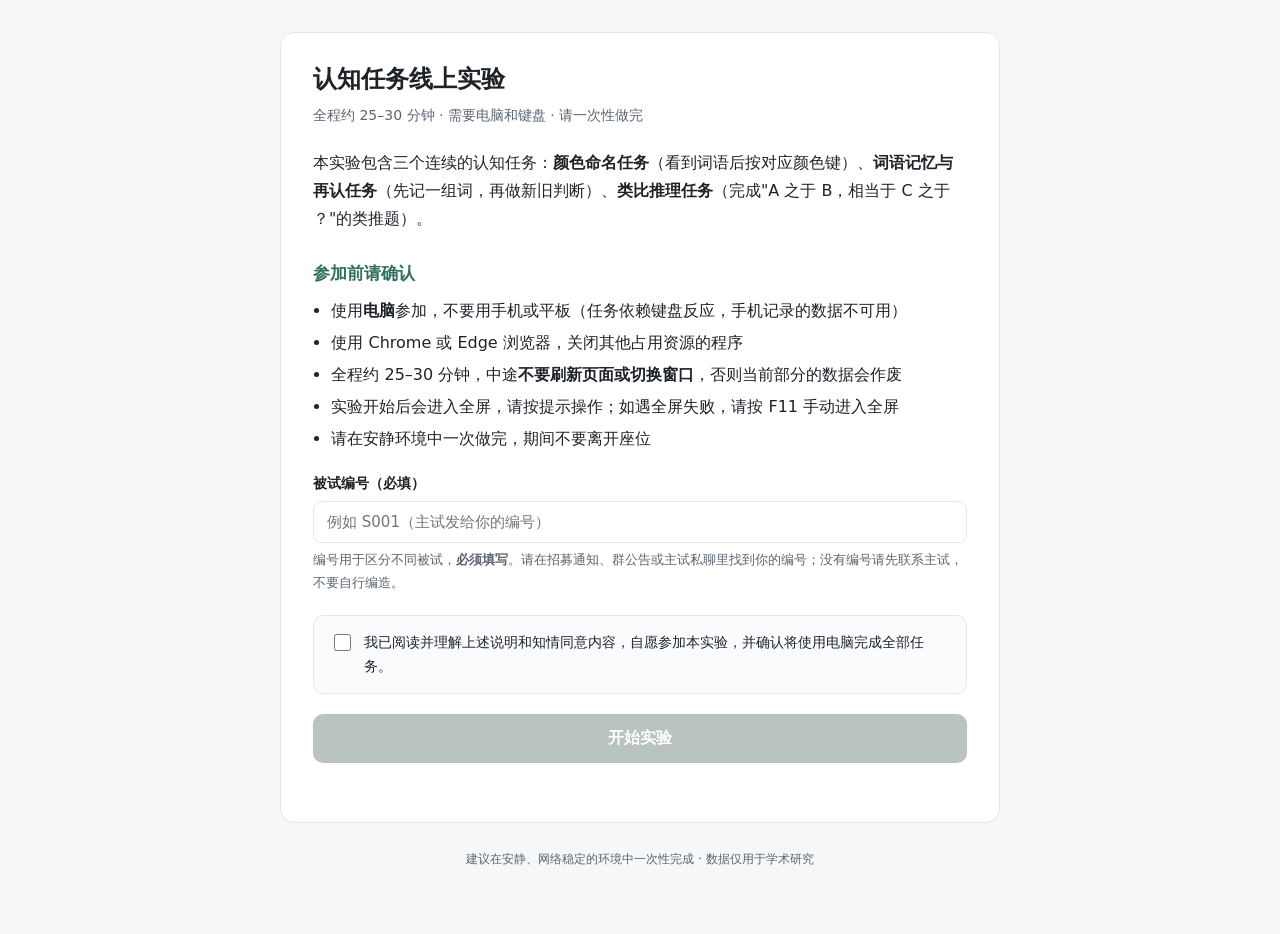
<file: index.html>
<!doctype html>
<html lang="zh-CN">
<head>
<meta charset="utf-8">
<meta name="viewport" content="width=device-width, initial-scale=1">
<title>认知任务线上实验 · 入口</title>
<link rel="stylesheet" href="./style.css">
</head>
<body>
<div class="wrap">

  <div class="card">
    <h1>认知任务线上实验</h1>
    <p class="sub">全程约 25–30 分钟 · 需要电脑和键盘 · 请一次性做完</p>

    <p>本实验包含三个连续的认知任务：<strong>颜色命名任务</strong>（看到词语后按对应颜色键）、<strong>词语记忆与再认任务</strong>（先记一组词，再做新旧判断）、<strong>类比推理任务</strong>（完成"A 之于 B，相当于 C 之于 ？"的类推题）。</p>

    <h2>参加前请确认</h2>
    <ul>
      <li>使用<strong>电脑</strong>参加，不要用手机或平板（任务依赖键盘反应，手机记录的数据不可用）</li>
      <li>使用 Chrome 或 Edge 浏览器，关闭其他占用资源的程序</li>
      <li>全程约 25–30 分钟，中途<strong>不要刷新页面或切换窗口</strong>，否则当前部分的数据会作废</li>
      <li>实验开始后会进入全屏，请按提示操作；如遇全屏失败，请按 F11 手动进入全屏</li>
      <li>请在安静环境中一次做完，期间不要离开座位</li>
    </ul>

    <!-- ====== 知情同意：内容由主试自行撰写，把下面这段注释整体替换掉即可 ======
    <h2>知情同意</h2>
    <p>【研究题目】</p>
    <p>【研究者 / 指导教师 / 联系方式】</p>
    <p>【数据用途、匿名与保存说明】</p>
    <p>【自愿参加与随时退出的说明、伦理审批号】</p>
    ====== 知情同意占位结束 ====== -->

    <div class="field">
      <label for="pid">被试编号（<strong>必填</strong>）</label>
      <input type="text" id="pid" placeholder="例如 S001（主试发给你的编号）" required>
      <p class="small" style="margin-top:6px">编号用于区分不同被试，<strong>必须填写</strong>。请在招募通知、群公告或主试私聊里找到你的编号；没有编号请先联系主试，不要自行编造。</p>
    </div>

    <div class="check">
      <input type="checkbox" id="agree">
      <label for="agree" style="font-weight:400;margin:0">我已阅读并理解上述说明和知情同意内容，自愿参加本实验，并确认将使用电脑完成全部任务。</label>
    </div>

    <button class="btn" id="start" disabled>开始实验</button>
    <div class="hint" id="hint"></div>
  </div>

  <footer>建议在安静、网络稳定的环境中一次性完成 · 数据仅用于学术研究</footer>
</div>

<script src="./bridge.js"></script>
<script>
(function () {
  var pidEl = document.getElementById('pid');
  var agreeEl = document.getElementById('agree');
  var btn = document.getElementById('start');
  var hint = document.getElementById('hint');

  function refresh() {
    btn.disabled = !agreeEl.checked;
  }
  agreeEl.addEventListener('change', refresh);
  refresh();

  // 从 exp 外壳被退回时，把编号回填进来，并提示原因
  (function () {
    var qs = new URLSearchParams(location.search);
    var pidFromUrl = (qs.get('pid') || '').trim();
    if (pidFromUrl) { pidEl.value = pidFromUrl; }
    if (qs.get('needPid') === '1') {
      hint.textContent = '请先填写你的被试编号，否则无法区分数据属于哪位被试。';
    }
  })();

  btn.addEventListener('click', function () {
    if (window.__isMobile()) {
      hint.textContent = '检测到你在使用手机或平板，本实验必须使用电脑完成，请换用电脑打开本链接。';
      return;
    }
    var pid = (pidEl.value || '').trim();
    if (!pid) {
      hint.textContent = '请填写你的被试编号（由主试提供），否则无法区分数据属于谁。';
      pidEl.focus();
      return;
    }
    if (!/^[A-Za-z0-9_\-]{2,32}$/.test(pid)) {
      hint.textContent = '编号只能使用字母、数字、下划线或短横线（2–32 位），请照主试给的编号原样填写。';
      pidEl.focus();
      return;
    }
    hint.textContent = '';
    window.__startedAt();
    var url = 'exp/index.html?participant=' + encodeURIComponent(pid) + '&session=001';
    btn.disabled = true;
    btn.textContent = '正在进入实验……';
    location.href = url;
  });
})();
</script>
</body>
</html>
</file>
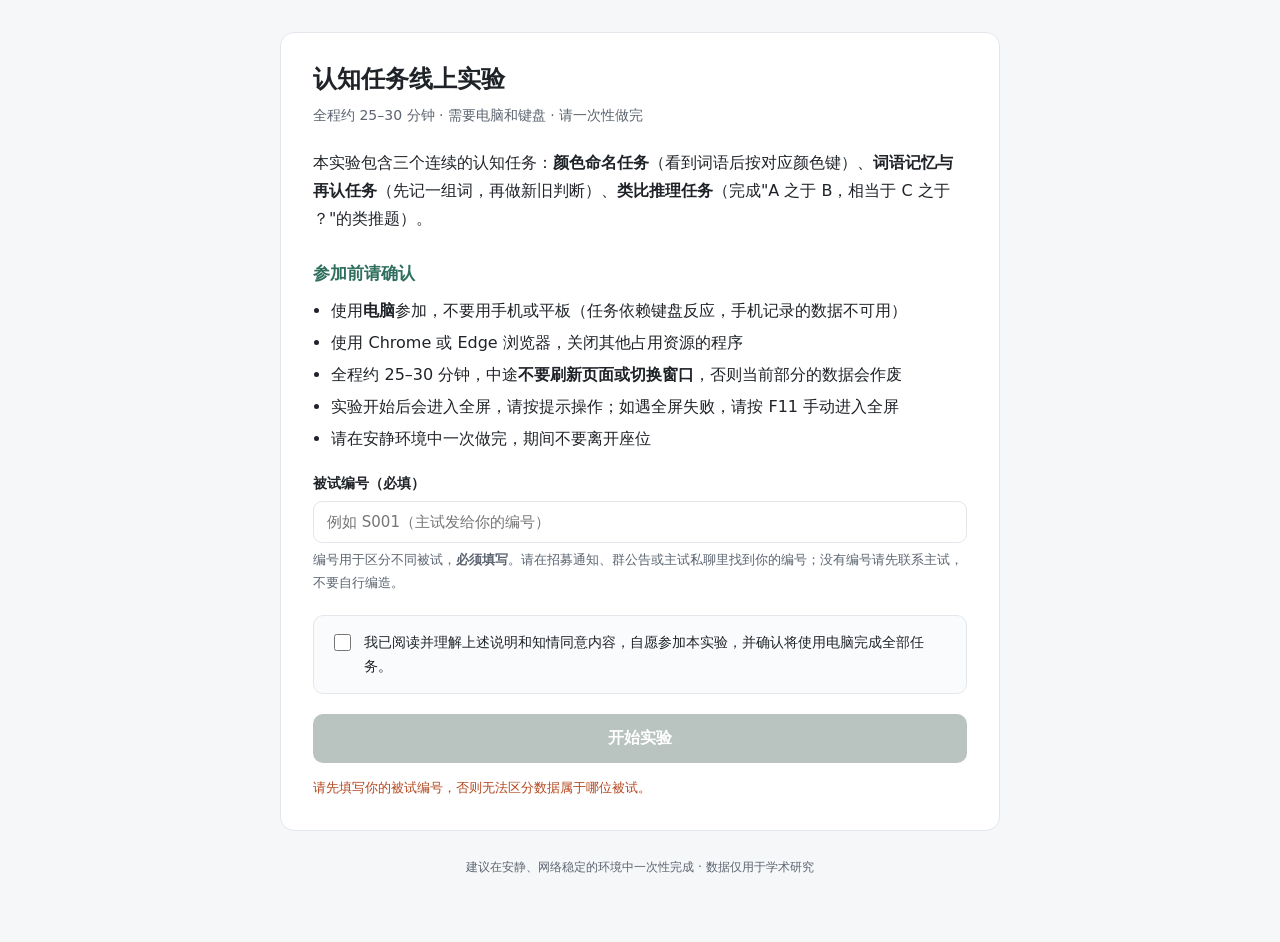
<file: exp/index.html>
<!doctype html>
<html lang="zh-CN">
<head>
<meta charset="utf-8">
<meta name="viewport" content="width=device-width, initial-scale=1, user-scalable=no">
<title>认知任务实验</title>
<link rel="stylesheet" href="../lib/jquery-ui.min.css">
<link rel="stylesheet" href="./lib/psychojs-2024.2.4.css">
<style>html,body{margin:0;background:#000;overflow:hidden}</style>
</head>
<body>
<div id="root"></div>

<script src="../lib/jquery.min.js"></script>
<script src="../lib/jquery-ui.min.js"></script>
<script src="../lib/preloadjs.min.js"></script>

<!-- 数据回收桥：必须在本实验脚本之前加载 -->
<script src="../bridge.js"></script>
<script>
  window.EXP_NEXT = "../finish.html";
  if (window.__startedAt) { window.__startedAt(); }
  // 没有被试编号就直接退回入口页，避免产生无法归属的 ANON 数据
  (function () {
    var __p = (new URLSearchParams(location.search).get('participant') || '').trim();
    if (!__p) { location.replace('../index.html?needPid=1'); }
  })();
</script>

<script src="./exp.js" type="module"></script>

<script src="./lib/psychojs-2024.2.4.iife.js" nomodule></script>
<script src="./exp-legacy-browsers.js" nomodule></script>
</body>
</html>
</file>
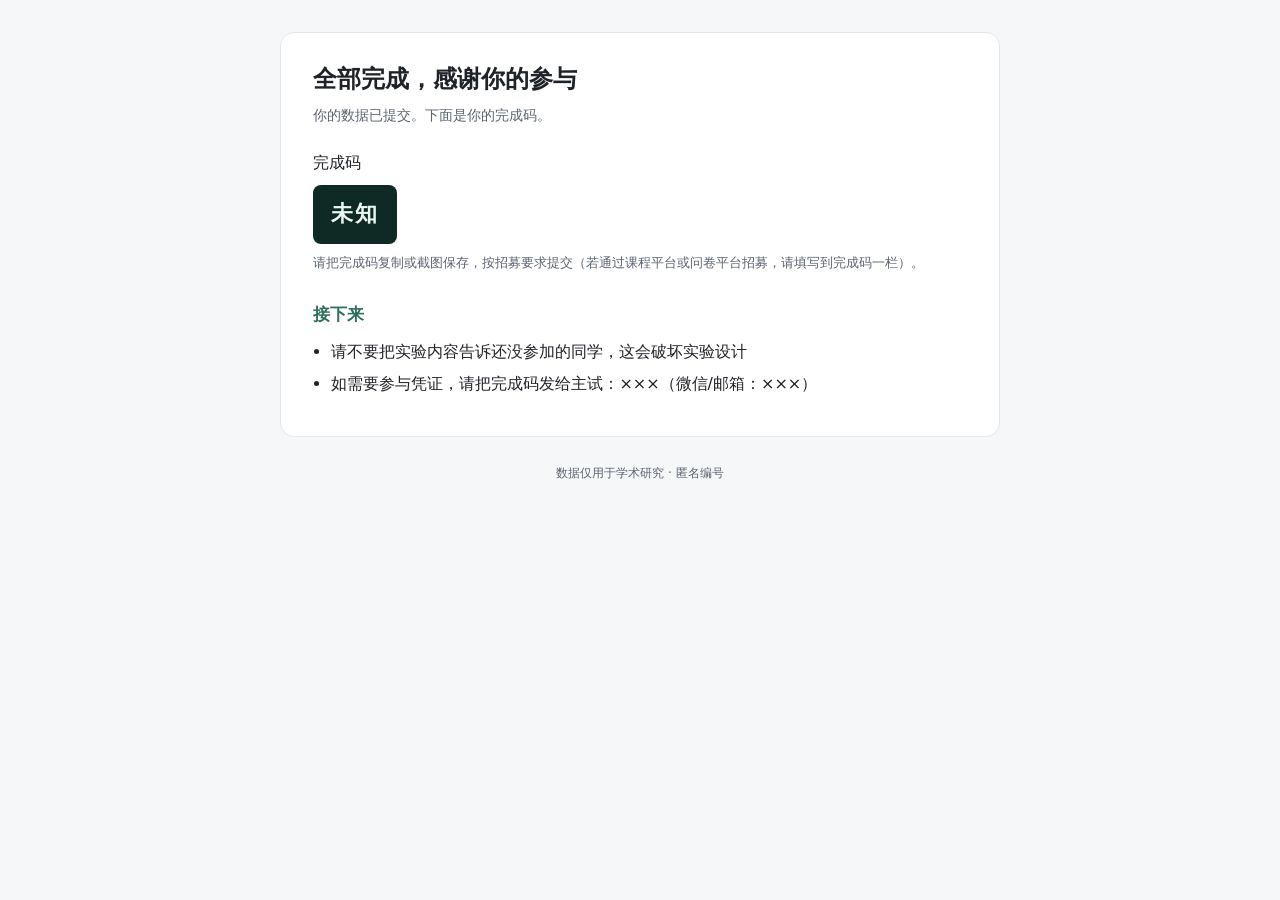
<file: finish.html>
<!doctype html>
<html lang="zh-CN">
<head>
<meta charset="utf-8">
<meta name="viewport" content="width=device-width, initial-scale=1">
<title>实验完成</title>
<link rel="stylesheet" href="./style.css">
</head>
<body>
<div class="wrap">
  <div class="card">
    <h1>全部完成，感谢你的参与</h1>
    <p class="sub">你的数据已提交。下面是你的完成码。</p>

    <p style="margin:22px 0 8px">完成码</p>
    <p><span class="code" id="code">—</span></p>
    <p class="small">请把完成码复制或截图保存，按招募要求提交（若通过课程平台或问卷平台招募，请填写到完成码一栏）。</p>

    <h2>接下来</h2>
    <ul>
      <li>请不要把实验内容告诉还没参加的同学，这会破坏实验设计</li>
      <li>如需要参与凭证，请把完成码发给主试：×××（微信/邮箱：×××）</li>
    </ul>

    <div class="notice" id="pending" style="display:none;margin-top:18px">
      检测到有数据未能自动上传。系统已为你下载了一个 CSV 文件，请把它发回给主试（文件名以"实验"开头），否则数据可能丢失。
    </div>
  </div>
  <footer>数据仅用于学术研究 · 匿名编号</footer>
</div>

<script src="./bridge.js"></script>
<script>
(function () {
  var q = new URLSearchParams(location.search);
  var pid = q.get('participant') || '未知';
  document.getElementById('code').textContent = pid;

  try {
    var pending = localStorage.getItem('exp_pending_csv');
    if (pending) {
      document.getElementById('pending').style.display = 'block';
    }
  } catch (e) {}
})();
</script>
</body>
</html>
</file>
<file: style.css>
/* 线上实验站点公共样式 */
:root{
  --ink:#1f2328;
  --ink-2:#5b6470;
  --line:#e3e7ec;
  --bg:#f6f7f9;
  --brand:#2f6f5e;
  --brand-2:#3d8f78;
  --warn:#b4471f;
}
*{box-sizing:border-box}
html,body{margin:0;padding:0}
body{
  font-family:"Microsoft YaHei","PingFang SC","Source Han Sans SC",system-ui,sans-serif;
  color:var(--ink);
  background:var(--bg);
  line-height:1.75;
  font-size:16px;
}
.wrap{max-width:760px;margin:0 auto;padding:32px 20px 64px}
.card{background:#fff;border:1px solid var(--line);border-radius:14px;padding:30px 32px;margin-bottom:18px}
h1{font-size:24px;line-height:1.4;margin:0 0 6px}
h2{font-size:17px;margin:26px 0 8px;color:var(--brand)}
.sub{color:var(--ink-2);font-size:14px;margin:0 0 22px}
p{margin:8px 0}
.small{font-size:13px;color:var(--ink-2)}
ul{padding-left:1.15em;margin:8px 0}
li{margin:4px 0}
.field{margin:18px 0}
label{display:block;font-size:14px;font-weight:600;margin-bottom:6px}
input[type=text]{width:100%;padding:11px 13px;border:1px solid var(--line);border-radius:9px;font-size:15px;font-family:inherit}
input[type=text]:focus{outline:2px solid var(--brand-2);border-color:transparent}
.check{display:flex;gap:10px;align-items:flex-start;margin:20px 0;padding:14px 16px;background:#fafbfc;border:1px solid var(--line);border-radius:10px}
.check input{margin-top:4px;width:17px;height:17px}
.btn{
  display:inline-block;width:100%;text-align:center;
  background:var(--brand);color:#fff;border:0;border-radius:10px;
  padding:14px 18px;font-size:16px;font-weight:600;font-family:inherit;cursor:pointer;
}
.btn:disabled{background:#b9c3c0;cursor:not-allowed}
.btn-ghost{background:#fff;color:var(--brand);border:1px solid var(--brand);font-weight:500}
.hint{margin-top:14px;font-size:13px;color:var(--warn);min-height:1.2em}
.notice{background:#fff8f2;border:1px solid #f3dcc9;border-radius:10px;padding:12px 16px;font-size:14px;color:#7a4a2c}
.mono{font-family:Consolas,"Courier New",monospace}
.code{
  display:inline-block;background:#0f2a24;color:#eaf6f2;border-radius:8px;
  padding:10px 18px;font-size:22px;font-weight:700;letter-spacing:2px;
  font-family:Consolas,monospace;
}
footer{color:var(--ink-2);font-size:12px;text-align:center;margin-top:26px}
</file>
<file: exp/lib/psychojs-2024.2.4.css>
html{height:100%}body{align-items:center;display:flex;height:100%;justify-content:center;margin:0}#root:after{content:"initialising...";position:fixed;top:50%;left:50%;transform:translate(-50%,-50%)}#root.is-ready:after{content:""}.dialog-container label,.dialog-container input,.dialog-container select{box-sizing:border-box;display:block;padding-bottom:.5em}.dialog-container input.text,.dialog-container select.text{margin-bottom:1em;padding:.5em;width:100%;height:34px;border:1px solid #767676;border-radius:2px;background:#ffffff;color:#333;font-size:14px}.dialog-container fieldset{border:0;margin-top:1em;padding:0}.dialog-container,.dialog-overlay{position:fixed;top:0;right:0;bottom:0;left:0}.dialog-container{z-index:2;display:flex}.dialog-container[aria-hidden=true]{display:none}.dialog-overlay{background-color:#0003}.dialog-content{display:flex;flex-direction:column;row-gap:0;margin:auto;z-index:2;position:relative;width:500px;max-width:88vw;max-height:93%;padding:2px;border-radius:2px;font-family:"Open Sans",sans-serif;color:#333;background-color:#eee;border-color:#ccc;box-shadow:1px 1px 3px #555}.dialog-content .scrollable-container{height:100%;padding:.5em;box-shadow:inset #0003 1px 1px 2px,inset #fff -1px -1px 2px;overflow-x:hidden;overflow-y:auto}.dialog-content .scrollable-container p{margin:0;padding:0}.dialog-content hr{margin:.5em 2px 2px;width:calc(100% - 4px)}.dialog-title{padding:.5em;margin-bottom:2px;background-color:#008500;border-radius:2px}.dialog-warning{background-color:#f90!important}.dialog-error{background-color:red!important}.dialog-title p{margin:0;padding:0;color:#fff;font-weight:bold}.dialog-close{display:flex;justify-content:center;align-items:center;line-height:1em;position:absolute;top:5px;right:5px;border:0;padding:0;border-radius:2px;width:calc(2em - 12px);height:calc(2em - 12px);color:#333;background-color:#fff;font-weight:bold;font-size:1.25em;text-align:center;cursor:pointer;transition:.15s}.progress-msg{margin:0 .2em;box-sizing:border-box;padding:.5em 0}.progress-container{margin:0 .2em;padding:2px;border:1px solid #555555;border-radius:2px;background-color:#fff}.progress-bar{width:0;height:1.5em;background-color:#ccc}.dialog-button{padding:.5em 1em;border:1px solid #555555;border-radius:2px;font-size:.9em;color:#000;background-color:#fff;cursor:pointer}.dialog-button:hover{background-color:#eee}.dialog-button:active{background-color:#ccc}.dialog-button:focus{border:1px solid #000000}.dialog-button-group{margin:.5em 0 0;padding:.5em 1em calc(.5em - 2px) .2em;display:flex;flex-direction:row;justify-content:flex-start;align-items:flex-start;column-gap:.5em;border-top:1px solid rgba(0,0,0,.2)}.disabled{border:1px solid #AAAAAA;color:#aaa;background-color:#eee;cursor:not-allowed;pointer-events:none}.logo{display:flex;flex:0 1 auto;width:calc(100% - 1em);height:100%;max-height:25vh;object-fit:contain;padding:.5em .5em 1em;margin-bottom:.5em;border-bottom:1px solid rgba(0,0,0,.2)}a,a:active,a:focus,a:visited{color:#007eb7;outline:0}a:hover{color:#000}
</file>
